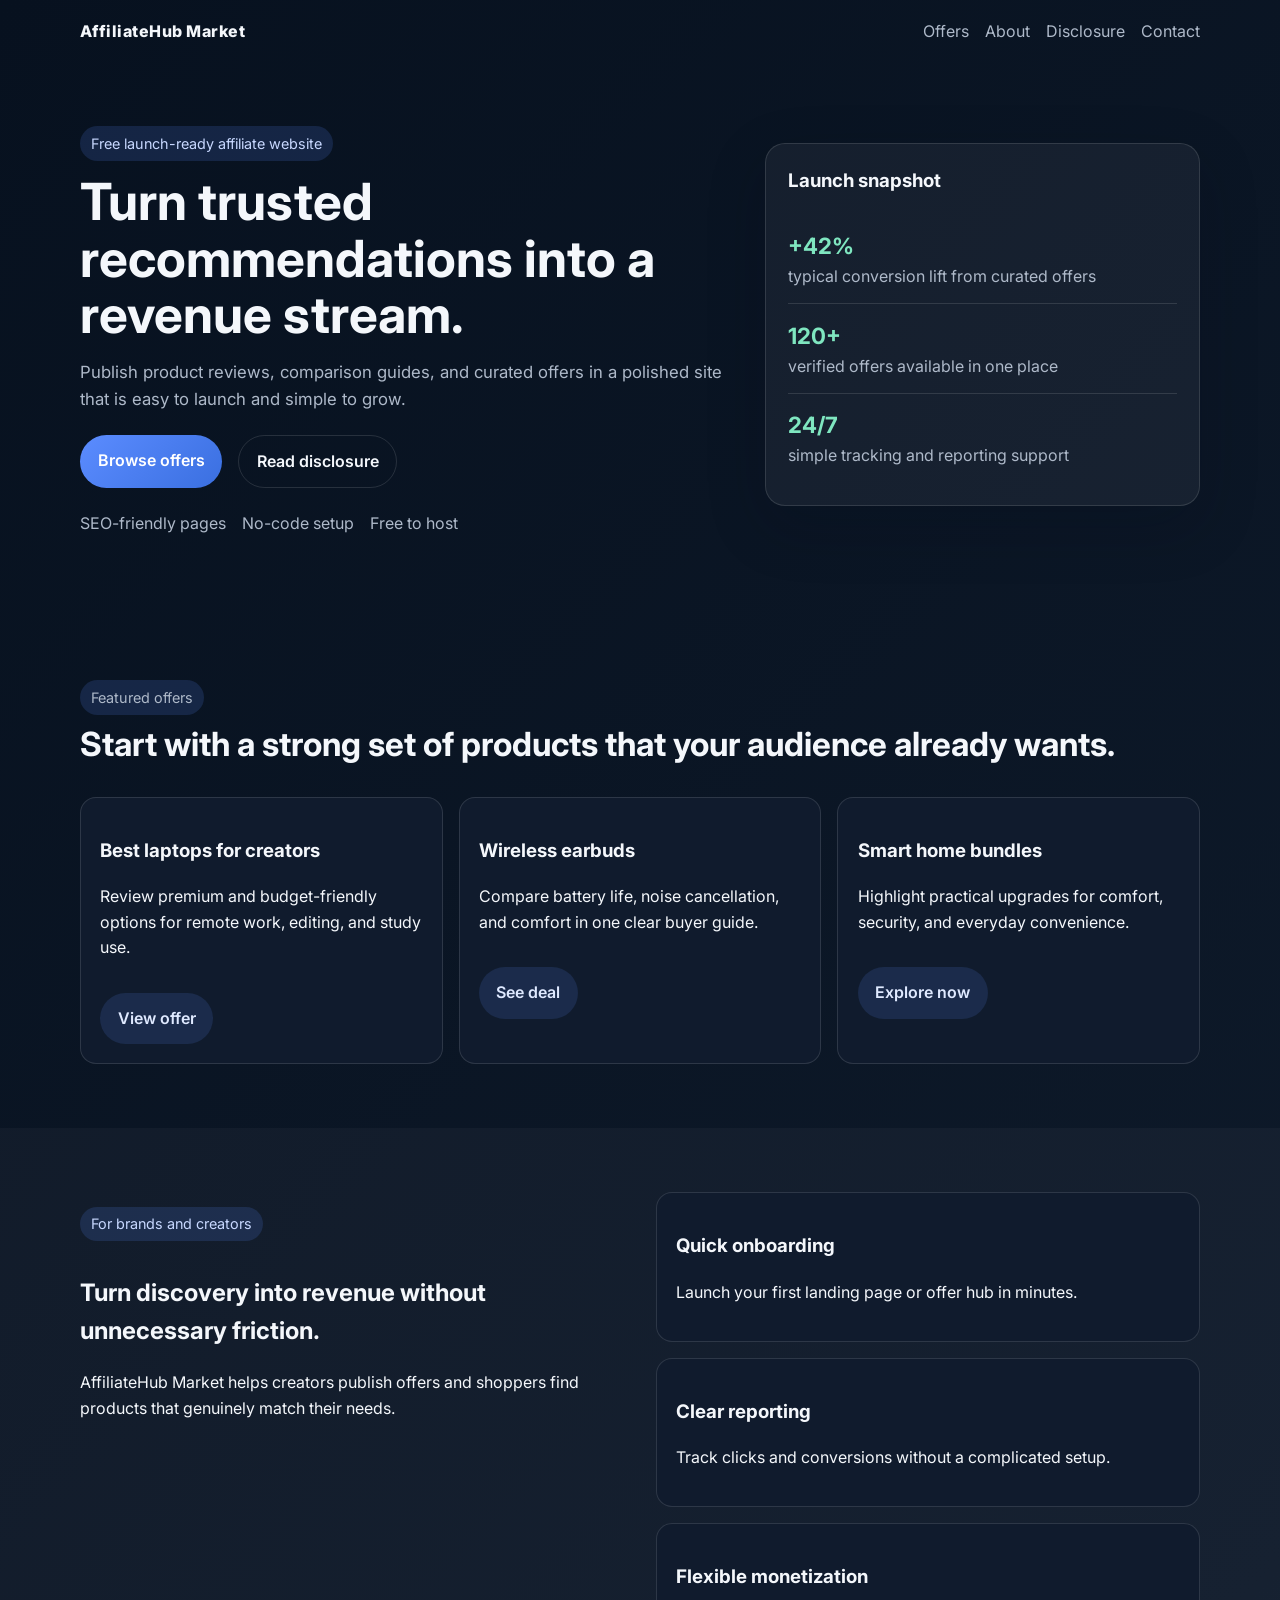
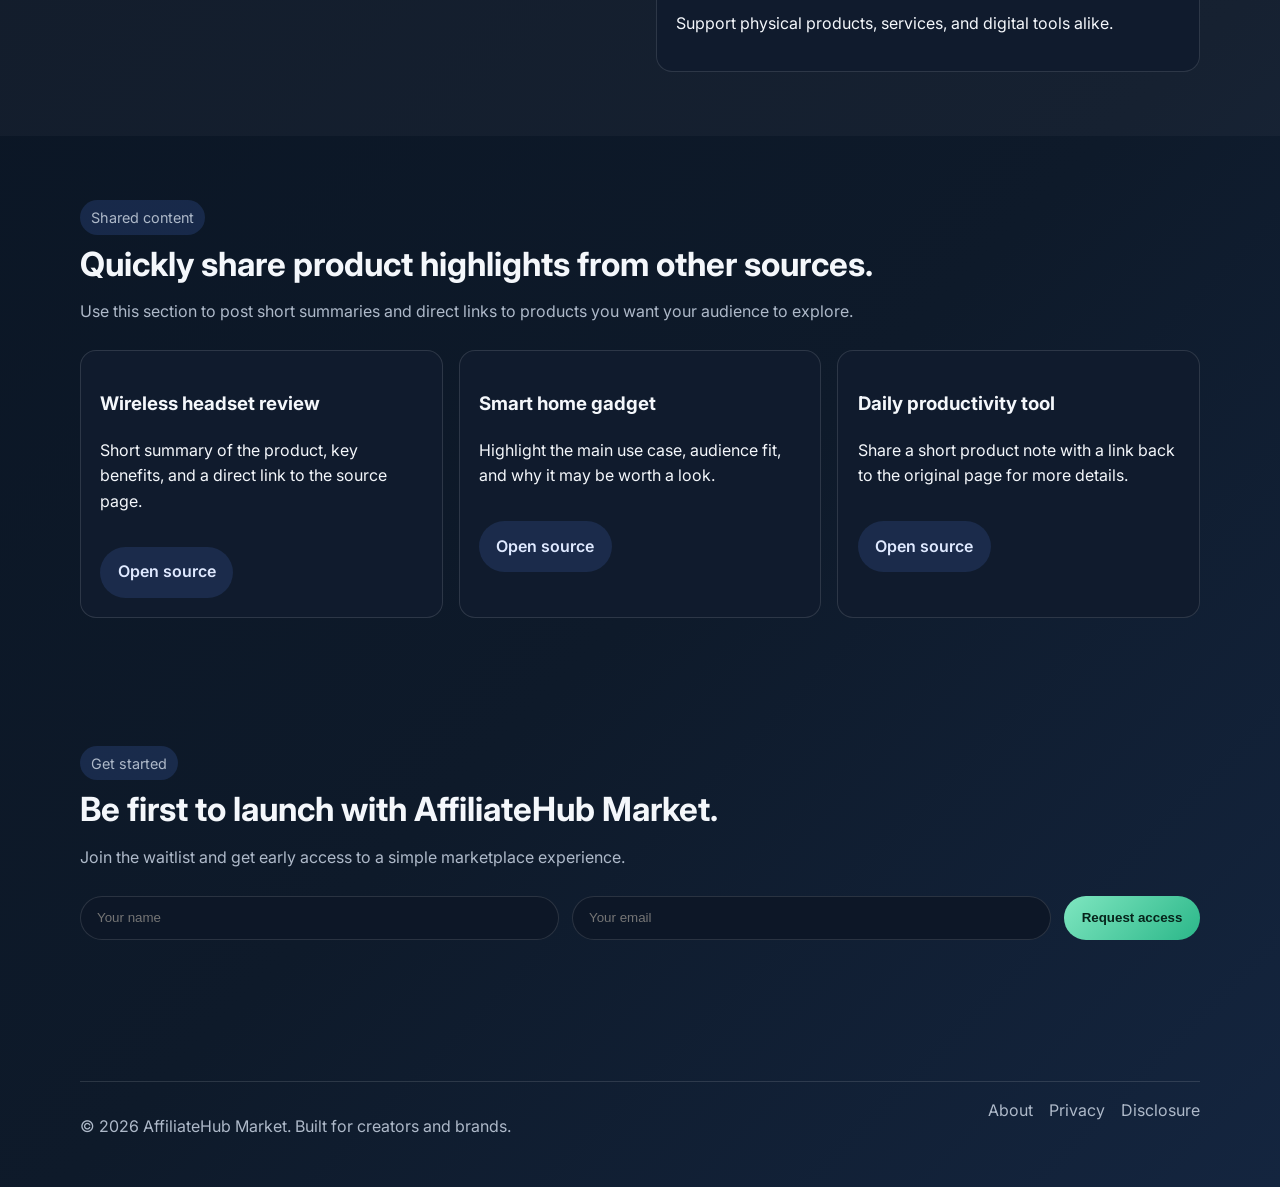
<file: index.html>
<!DOCTYPE html>
<html lang="en">
  <head>
    <meta charset="UTF-8" />
    <meta name="viewport" content="width=device-width, initial-scale=1.0" />
    <meta
      name="description"
      content="AffiliateHub Market is a modern affiliate marketplace for creators, brands, and shoppers."
    />
    <title>AffiliateHub Market | Free Affiliate Website</title>
    <link rel="preconnect" href="https://fonts.googleapis.com" />
    <link rel="preconnect" href="https://fonts.gstatic.com" crossorigin />
    <link
      href="https://fonts.googleapis.com/css2?family=Inter:wght@400;500;600;700;800&display=swap"
      rel="stylesheet"
    />
    <link rel="stylesheet" href="styles.css" />
  </head>
  <body>
    <header class="hero">
      <nav class="nav container">
        <a class="brand" href="index.html">AffiliateHub Market</a>
        <div class="nav-links">
          <a href="#offers">Offers</a>
          <a href="about.html">About</a>
          <a href="disclosure.html">Disclosure</a>
          <a href="#contact">Contact</a>
        </div>
      </nav>

      <div class="hero-content container">
        <div class="hero-copy">
          <p class="pill">Free launch-ready affiliate website</p>
          <h1>Turn trusted recommendations into a revenue stream.</h1>
          <p class="lead">
            Publish product reviews, comparison guides, and curated offers in a polished site that is easy to launch and simple to grow.
          </p>
          <div class="hero-actions">
            <a class="btn btn-primary" href="#offers">Browse offers</a>
            <a class="btn btn-secondary" href="disclosure.html">Read disclosure</a>
          </div>
          <ul class="trust-list">
            <li>SEO-friendly pages</li>
            <li>No-code setup</li>
            <li>Free to host</li>
          </ul>
        </div>

        <div class="hero-card">
          <h3>Launch snapshot</h3>
          <div class="metric">
            <strong>+42%</strong>
            <span>typical conversion lift from curated offers</span>
          </div>
          <div class="metric">
            <strong>120+</strong>
            <span>verified offers available in one place</span>
          </div>
          <div class="metric">
            <strong>24/7</strong>
            <span>simple tracking and reporting support</span>
          </div>
        </div>
      </div>
    </header>

    <main>
      <section id="offers" class="section container">
        <div class="section-heading">
          <p class="pill">Featured offers</p>
          <h2>Start with a strong set of products that your audience already wants.</h2>
        </div>
        <div class="card-grid">
          <article class="card">
            <h3>Best laptops for creators</h3>
            <p>Review premium and budget-friendly options for remote work, editing, and study use.</p>
            <a class="btn btn-inline" href="https://example.com" target="_blank" rel="noreferrer noopener">View offer</a>
          </article>
          <article class="card">
            <h3>Wireless earbuds</h3>
            <p>Compare battery life, noise cancellation, and comfort in one clear buyer guide.</p>
            <a class="btn btn-inline" href="https://example.com" target="_blank" rel="noreferrer noopener">See deal</a>
          </article>
          <article class="card">
            <h3>Smart home bundles</h3>
            <p>Highlight practical upgrades for comfort, security, and everyday convenience.</p>
            <a class="btn btn-inline" href="https://example.com" target="_blank" rel="noreferrer noopener">Explore now</a>
          </article>
        </div>
      </section>

      <section class="section section-alt">
        <div class="container benefit-layout">
          <div>
            <p class="pill">For brands and creators</p>
            <h2>Turn discovery into revenue without unnecessary friction.</h2>
            <p>
              AffiliateHub Market helps creators publish offers and shoppers find products that genuinely match their needs.
            </p>
          </div>
          <div class="benefit-list">
            <div>
              <h3>Quick onboarding</h3>
              <p>Launch your first landing page or offer hub in minutes.</p>
            </div>
            <div>
              <h3>Clear reporting</h3>
              <p>Track clicks and conversions without a complicated setup.</p>
            </div>
            <div>
              <h3>Flexible monetization</h3>
              <p>Support physical products, services, and digital tools alike.</p>
            </div>
          </div>
        </div>
      </section>

      <section class="section container">
        <div class="section-heading">
          <p class="pill">Shared content</p>
          <h2>Quickly share product highlights from other sources.</h2>
          <p>Use this section to post short summaries and direct links to products you want your audience to explore.</p>
        </div>
        <div class="card-grid">
          <article class="card">
            <h3>Wireless headset review</h3>
            <p>Short summary of the product, key benefits, and a direct link to the source page.</p>
            <a class="btn btn-inline" href="https://example.com" target="_blank" rel="noreferrer noopener">Open source</a>
          </article>
          <article class="card">
            <h3>Smart home gadget</h3>
            <p>Highlight the main use case, audience fit, and why it may be worth a look.</p>
            <a class="btn btn-inline" href="https://example.com" target="_blank" rel="noreferrer noopener">Open source</a>
          </article>
          <article class="card">
            <h3>Daily productivity tool</h3>
            <p>Share a short product note with a link back to the original page for more details.</p>
            <a class="btn btn-inline" href="https://example.com" target="_blank" rel="noreferrer noopener">Open source</a>
          </article>
        </div>
      </section>

      <section id="contact" class="section container contact-section">
        <div class="section-heading">
          <p class="pill">Get started</p>
          <h2>Be first to launch with AffiliateHub Market.</h2>
          <p>Join the waitlist and get early access to a simple marketplace experience.</p>
        </div>
        <form class="contact-form" onsubmit="event.preventDefault(); showMessage();">
          <input type="text" placeholder="Your name" required />
          <input type="email" placeholder="Your email" required />
          <button type="submit">Request access</button>
        </form>
        <p id="form-message" class="form-message" aria-live="polite"></p>
      </section>
    </main>

    <footer class="footer">
      <div class="container footer-content">
        <p>© <span id="year"></span> AffiliateHub Market. Built for creators and brands.</p>
        <div class="footer-links">
          <a href="about.html">About</a>
          <a href="privacy.html">Privacy</a>
          <a href="disclosure.html">Disclosure</a>
        </div>
      </div>
    </footer>

    <script src="script.js"></script>
  </body>
</html>
</file>
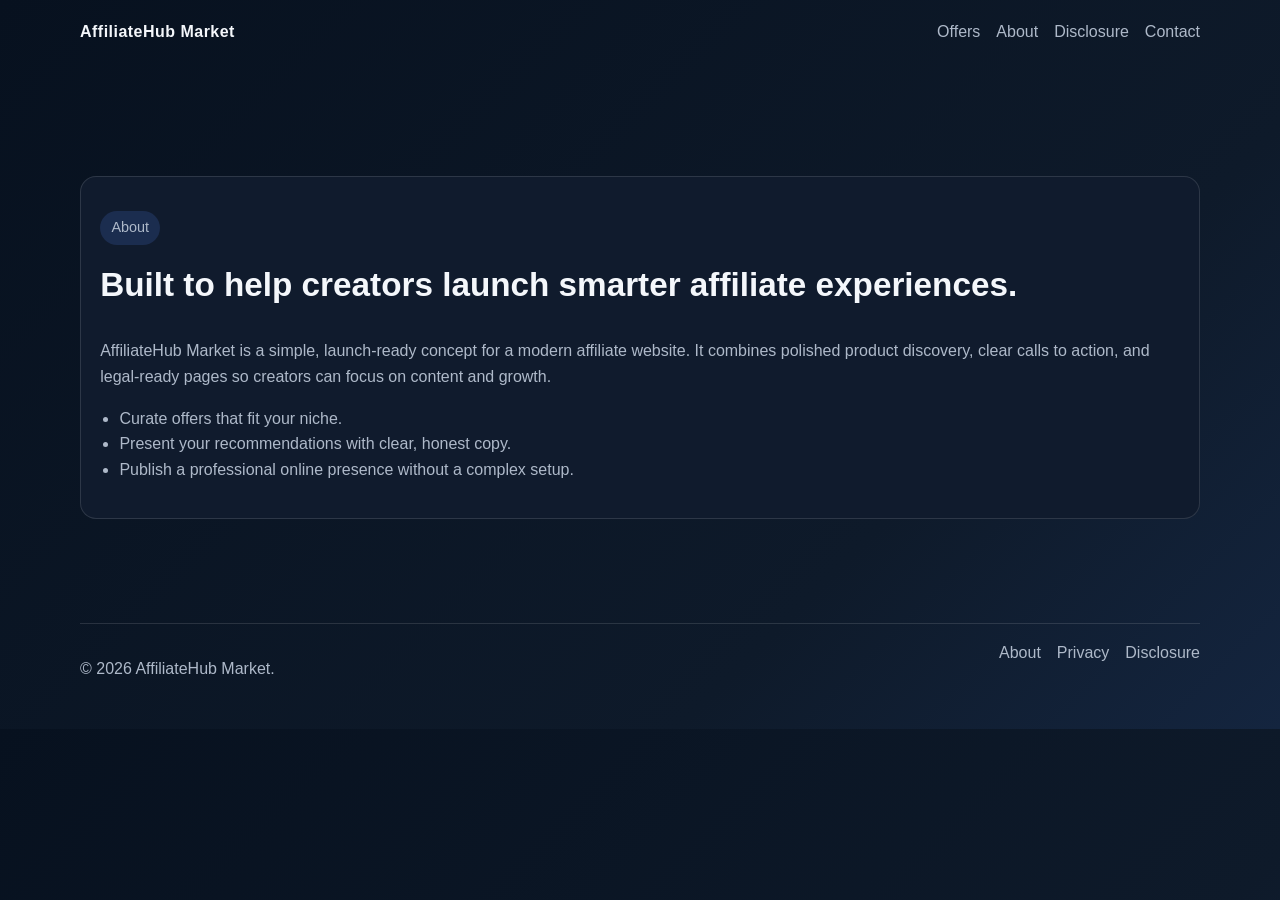
<file: about.html>
<!DOCTYPE html>
<html lang="en">
  <head>
    <meta charset="UTF-8" />
    <meta name="viewport" content="width=device-width, initial-scale=1.0" />
    <title>About | AffiliateHub Market</title>
    <link rel="stylesheet" href="styles.css" />
  </head>
  <body>
    <header class="hero">
      <nav class="nav container">
        <a class="brand" href="index.html">AffiliateHub Market</a>
        <div class="nav-links">
          <a href="index.html#offers">Offers</a>
          <a href="about.html">About</a>
          <a href="disclosure.html">Disclosure</a>
          <a href="index.html#contact">Contact</a>
        </div>
      </nav>
    </header>

    <main class="container page-shell">
      <section class="page-card">
        <p class="pill">About</p>
        <h1>Built to help creators launch smarter affiliate experiences.</h1>
        <p>
          AffiliateHub Market is a simple, launch-ready concept for a modern affiliate website. It combines polished product discovery, clear calls to action, and legal-ready pages so creators can focus on content and growth.
        </p>
        <ul>
          <li>Curate offers that fit your niche.</li>
          <li>Present your recommendations with clear, honest copy.</li>
          <li>Publish a professional online presence without a complex setup.</li>
        </ul>
      </section>
    </main>

    <footer class="footer">
      <div class="container footer-content">
        <p>© <span id="year"></span> AffiliateHub Market.</p>
        <div class="footer-links">
          <a href="about.html">About</a>
          <a href="privacy.html">Privacy</a>
          <a href="disclosure.html">Disclosure</a>
        </div>
      </div>
    </footer>

    <script src="script.js"></script>
  </body>
</html>
</file>
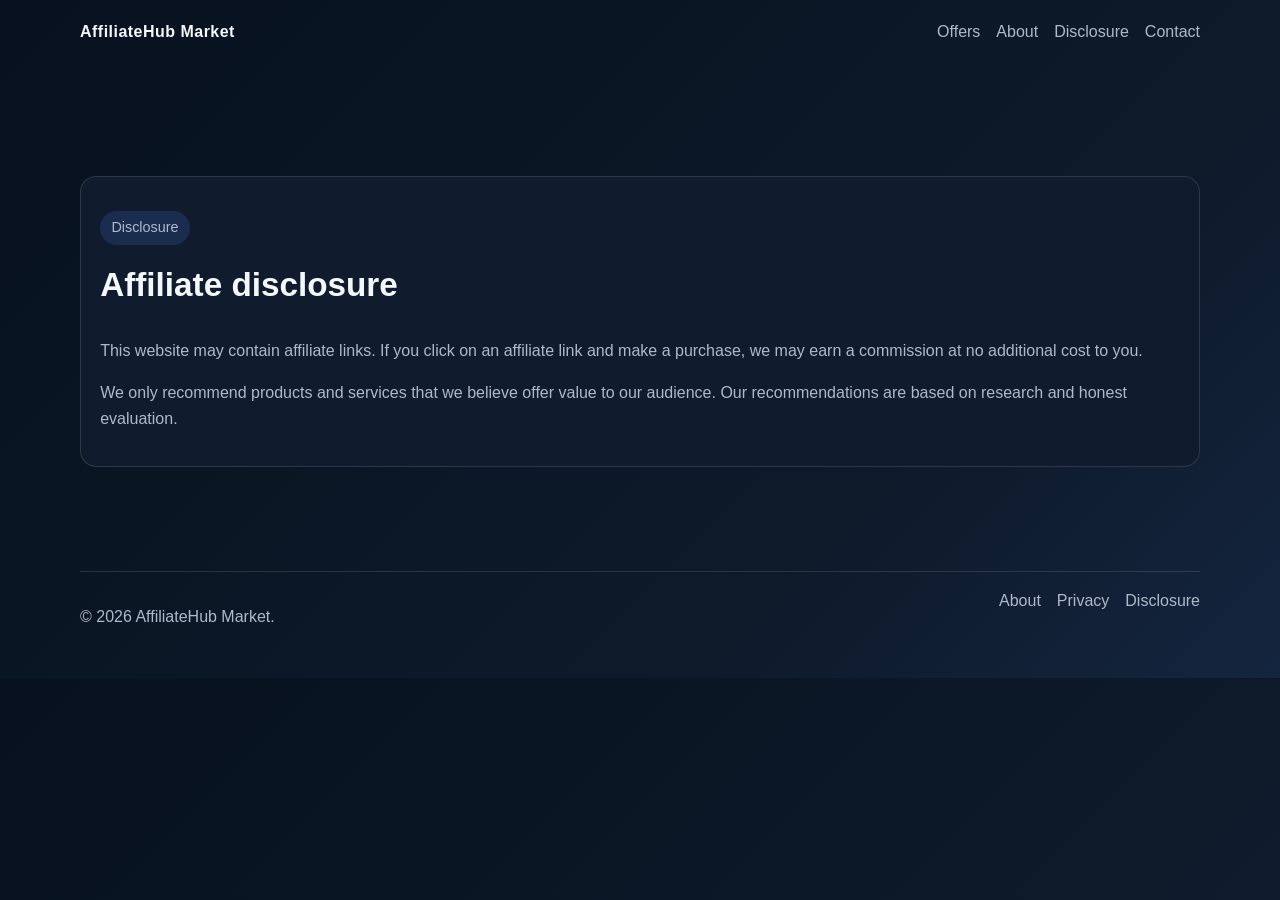
<file: disclosure.html>
<!DOCTYPE html>
<html lang="en">
  <head>
    <meta charset="UTF-8" />
    <meta name="viewport" content="width=device-width, initial-scale=1.0" />
    <title>Disclosure | AffiliateHub Market</title>
    <link rel="stylesheet" href="styles.css" />
  </head>
  <body>
    <header class="hero">
      <nav class="nav container">
        <a class="brand" href="index.html">AffiliateHub Market</a>
        <div class="nav-links">
          <a href="index.html#offers">Offers</a>
          <a href="about.html">About</a>
          <a href="disclosure.html">Disclosure</a>
          <a href="index.html#contact">Contact</a>
        </div>
      </nav>
    </header>

    <main class="container page-shell">
      <section class="page-card">
        <p class="pill">Disclosure</p>
        <h1>Affiliate disclosure</h1>
        <p>
          This website may contain affiliate links. If you click on an affiliate link and make a purchase, we may earn a commission at no additional cost to you.
        </p>
        <p>
          We only recommend products and services that we believe offer value to our audience. Our recommendations are based on research and honest evaluation.
        </p>
      </section>
    </main>

    <footer class="footer">
      <div class="container footer-content">
        <p>© <span id="year"></span> AffiliateHub Market.</p>
        <div class="footer-links">
          <a href="about.html">About</a>
          <a href="privacy.html">Privacy</a>
          <a href="disclosure.html">Disclosure</a>
        </div>
      </div>
    </footer>

    <script src="script.js"></script>
  </body>
</html>
</file>
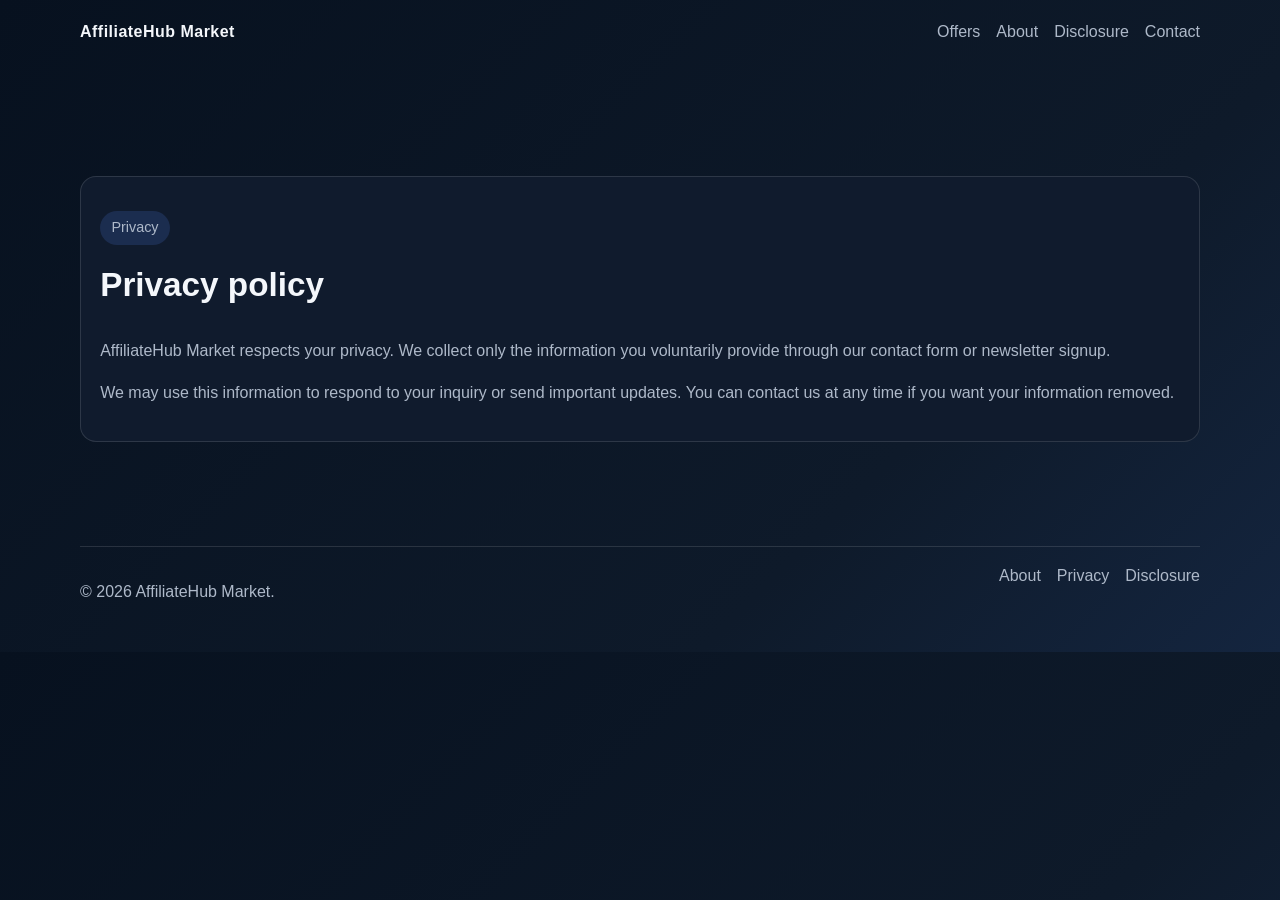
<file: privacy.html>
<!DOCTYPE html>
<html lang="en">
  <head>
    <meta charset="UTF-8" />
    <meta name="viewport" content="width=device-width, initial-scale=1.0" />
    <title>Privacy | AffiliateHub Market</title>
    <link rel="stylesheet" href="styles.css" />
  </head>
  <body>
    <header class="hero">
      <nav class="nav container">
        <a class="brand" href="index.html">AffiliateHub Market</a>
        <div class="nav-links">
          <a href="index.html#offers">Offers</a>
          <a href="about.html">About</a>
          <a href="disclosure.html">Disclosure</a>
          <a href="index.html#contact">Contact</a>
        </div>
      </nav>
    </header>

    <main class="container page-shell">
      <section class="page-card">
        <p class="pill">Privacy</p>
        <h1>Privacy policy</h1>
        <p>
          AffiliateHub Market respects your privacy. We collect only the information you voluntarily provide through our contact form or newsletter signup.
        </p>
        <p>
          We may use this information to respond to your inquiry or send important updates. You can contact us at any time if you want your information removed.
        </p>
      </section>
    </main>

    <footer class="footer">
      <div class="container footer-content">
        <p>© <span id="year"></span> AffiliateHub Market.</p>
        <div class="footer-links">
          <a href="about.html">About</a>
          <a href="privacy.html">Privacy</a>
          <a href="disclosure.html">Disclosure</a>
        </div>
      </div>
    </footer>

    <script src="script.js"></script>
  </body>
</html>
</file>
<file: styles.css>
:root {
  --bg: #07111f;
  --surface: #101b2d;
  --surface-2: #17253c;
  --text: #f4f7fb;
  --muted: #aeb9c9;
  --accent: #5b8cff;
  --accent-2: #7fe6c0;
  --border: rgba(255, 255, 255, 0.12);
}

* {
  box-sizing: border-box;
}

body {
  margin: 0;
  font-family: 'Inter', sans-serif;
  color: var(--text);
  background: linear-gradient(135deg, var(--bg), #0e1a2a 70%, #14253f);
  line-height: 1.6;
}

a {
  color: inherit;
}

img {
  max-width: 100%;
}

.container {
  width: min(1120px, calc(100% - 2rem));
  margin: 0 auto;
}

.hero {
  padding-bottom: 4rem;
}

.nav {
  display: flex;
  justify-content: space-between;
  align-items: center;
  padding: 1.2rem 0;
}

.brand {
  font-weight: 800;
  color: var(--text);
  text-decoration: none;
  letter-spacing: 0.03em;
}

.nav-links {
  display: flex;
  gap: 1rem;
  flex-wrap: wrap;
}

.nav-links a {
  color: var(--muted);
  text-decoration: none;
}

.hero-content {
  display: grid;
  grid-template-columns: 1.2fr 0.8fr;
  gap: 2rem;
  align-items: center;
  padding: 3rem 0 1rem;
}

.pill {
  display: inline-block;
  padding: 0.35rem 0.7rem;
  border-radius: 999px;
  background: rgba(91, 140, 255, 0.16);
  color: #c8d8ff;
  font-size: 0.9rem;
  margin-bottom: 0.8rem;
}

.hero h1 {
  font-size: clamp(2rem, 4vw, 3.5rem);
  line-height: 1.1;
  margin: 0 0 1rem;
}

.lead {
  font-size: 1.05rem;
  color: var(--muted);
  max-width: 650px;
}

.hero-actions {
  display: flex;
  gap: 1rem;
  flex-wrap: wrap;
  margin: 1.4rem 0;
}

.btn {
  display: inline-block;
  padding: 0.8rem 1.1rem;
  border-radius: 999px;
  text-decoration: none;
  font-weight: 600;
}

.btn-primary {
  background: linear-gradient(135deg, var(--accent), #3a6fe0);
  color: white;
}

.btn-secondary {
  border: 1px solid var(--border);
  color: var(--text);
}

.btn-inline {
  margin-top: 1rem;
  background: rgba(91, 140, 255, 0.14);
  color: #dfe9ff;
}

.trust-list {
  display: flex;
  gap: 1rem;
  flex-wrap: wrap;
  padding: 0;
  margin: 1rem 0 0;
  list-style: none;
  color: var(--muted);
}

.hero-card {
  background: rgba(255, 255, 255, 0.05);
  border: 1px solid var(--border);
  border-radius: 1.25rem;
  padding: 1.4rem;
  box-shadow: 0 20px 60px rgba(2, 8, 23, 0.2);
}

.hero-card h3 {
  margin-top: 0;
}

.metric {
  padding: 0.85rem 0;
  border-bottom: 1px solid var(--border);
}

.metric:last-child {
  border-bottom: none;
}

.metric strong {
  display: block;
  font-size: 1.4rem;
  color: var(--accent-2);
}

.metric span {
  color: var(--muted);
}

.section {
  padding: 4rem 0;
}

.section-alt {
  background: rgba(255, 255, 255, 0.03);
}

.section-heading {
  margin-bottom: 1.6rem;
}

.section-heading h2 {
  font-size: clamp(1.6rem, 2.6vw, 2.2rem);
  margin: 0.2rem 0 0.5rem;
}

.section-heading p {
  color: var(--muted);
  margin: 0;
}

.card-grid {
  display: grid;
  grid-template-columns: repeat(3, 1fr);
  gap: 1rem;
}

.card, .benefit-list > div, .page-card {
  background: var(--surface);
  border: 1px solid var(--border);
  border-radius: 1rem;
  padding: 1.2rem;
}

.benefit-layout {
  display: grid;
  grid-template-columns: 1fr 1fr;
  gap: 2rem;
  align-items: start;
}

.benefit-list {
  display: grid;
  gap: 1rem;
}

.page-shell {
  padding: 3rem 0 5rem;
}

.page-card h1 {
  margin-top: 0;
  font-size: clamp(1.8rem, 2.6vw, 2.4rem);
}

.page-card p,
.page-card li {
  color: var(--muted);
}

.page-card ul {
  padding-left: 1.2rem;
}

.contact-form {
  display: flex;
  gap: 0.8rem;
  flex-wrap: wrap;
  margin-top: 1rem;
}

.contact-form input {
  flex: 1 1 220px;
  padding: 0.85rem 1rem;
  border-radius: 999px;
  border: 1px solid var(--border);
  background: #0d1727;
  color: var(--text);
}

.contact-form button {
  padding: 0.85rem 1.1rem;
  border: 0;
  border-radius: 999px;
  background: linear-gradient(135deg, var(--accent-2), #2bb789);
  color: #06231a;
  font-weight: 700;
  cursor: pointer;
}

.form-message {
  min-height: 1.5rem;
  margin-top: 0.8rem;
  color: var(--accent-2);
}

.footer {
  padding: 1.5rem 0 2rem;
  color: var(--muted);
}

.footer-content {
  border-top: 1px solid var(--border);
  padding-top: 1rem;
  display: flex;
  justify-content: space-between;
  gap: 1rem;
  flex-wrap: wrap;
}

.footer-links {
  display: flex;
  gap: 1rem;
  flex-wrap: wrap;
}

.footer-links a {
  color: var(--muted);
  text-decoration: none;
}

@media (max-width: 800px) {
  .hero-content,
  .benefit-layout,
  .card-grid {
    grid-template-columns: 1fr;
  }

  .nav {
    flex-direction: column;
    gap: 0.6rem;
  }
}
</file>
